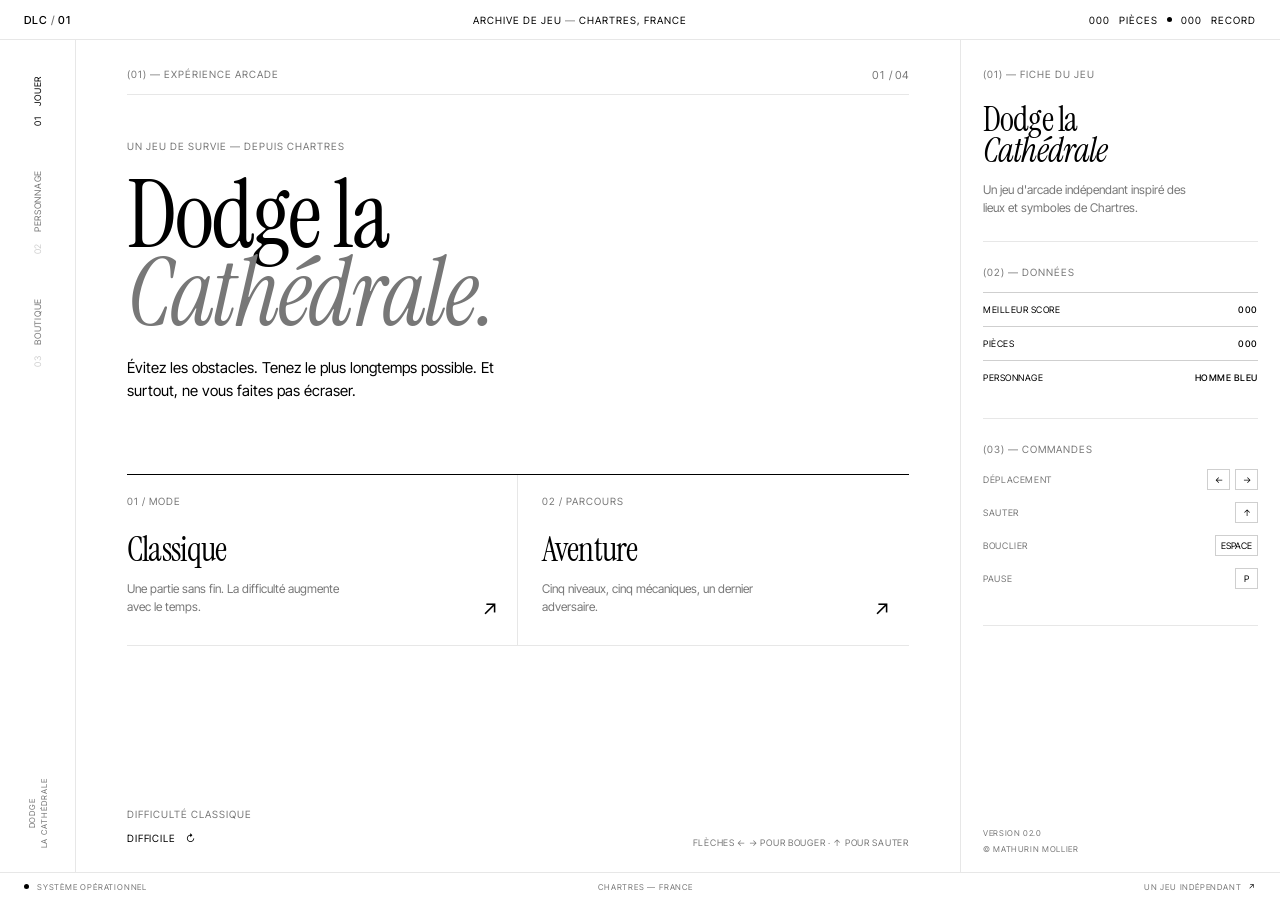
<file: index.html>
<!doctype html>
<html lang="fr">
<head>
  <meta charset="utf-8">
  <meta name="viewport" content="width=device-width, initial-scale=1">
  <meta name="theme-color" content="#ffffff">
  <title>Dodge la Cathédrale — Jeu d'arcade</title>
  <link rel="preconnect" href="https://fonts.googleapis.com">
  <link rel="preconnect" href="https://fonts.gstatic.com" crossorigin>
  <link href="https://fonts.googleapis.com/css2?family=Inter+Tight:wght@400;500&family=Instrument+Serif:ital@0;1&display=swap" rel="stylesheet">
  <link rel="stylesheet" href="assets/css/style.css">
</head>
<body>
  <div class="app-shell">
    <header class="topbar">
      <a class="wordmark" href="#" data-action="home">DLC<span> / </span>01</a>
      <div class="topbar-center">ARCHIVE DE JEU <span>—</span> CHARTRES, FRANCE</div>
      <div class="topbar-meta"><span id="header-coins">000</span> PIÈCES <i></i> <span id="header-best">000</span> RECORD</div>
    </header>

    <div class="workspace">
      <nav class="rail" aria-label="Navigation principale">
        <button class="rail-link active" data-action="home"><span>01</span> JOUER</button>
        <button class="rail-link" data-action="select"><span>02</span> PERSONNAGE</button>
        <button class="rail-link" data-action="shop"><span>03</span> BOUTIQUE</button>
        <div class="rail-bottom">DODGE<br>LA CATHÉDRALE</div>
      </nav>

      <main class="main-view">
        <div class="view-heading">
          <div class="eyebrow" id="view-kicker">(01) — EXPÉRIENCE ARCADE</div>
          <div class="view-index" id="view-index">01 / 04</div>
        </div>

        <section class="screen active" id="screen-home">
          <div class="intro">
            <p class="intro-label">UN JEU DE SURVIE — DEPUIS CHARTRES</p>
            <h1>Dodge la<br><em>Cathédrale.</em></h1>
            <p class="intro-copy">Évitez les obstacles. Tenez le plus longtemps possible. Et surtout, ne vous faites pas écraser.</p>
          </div>
          <div class="home-grid">
            <button class="mode-card" data-mode="classic">
              <span class="card-number">01 / MODE</span>
              <span class="card-title">Classique</span>
              <span class="card-desc">Une partie sans fin. La difficulté augmente avec le temps.</span>
              <span class="card-arrow">↗</span>
            </button>
            <button class="mode-card" data-mode="adventure">
              <span class="card-number">02 / PARCOURS</span>
              <span class="card-title">Aventure</span>
              <span class="card-desc">Cinq niveaux, cinq mécaniques, un dernier adversaire.</span>
              <span class="card-arrow">↗</span>
            </button>
          </div>
          <div class="home-footer">
            <div><span class="small-label">DIFFICULTÉ CLASSIQUE</span><button class="text-control" id="difficulty-button">NORMAL <span>↻</span></button></div>
            <div class="home-hint">FLÈCHES ← → POUR BOUGER <span>·</span> ↑ POUR SAUTER</div>
          </div>
        </section>

        <section class="screen" id="screen-select">
          <div class="section-intro">
            <h2>Choisir<br><em>son personnage.</em></h2>
            <p>Chaque personnage possède sa propre vitesse. Les personnages verrouillés sont disponibles dans la boutique.</p>
          </div>
          <div class="character-layout">
            <div class="character-list" id="character-list"></div>
            <div class="character-preview">
              <div class="preview-label">SÉLECTION ACTIVE</div>
              <div class="preview-image"><img id="character-preview" alt="Personnage sélectionné"></div>
              <div class="preview-name" id="character-name">Homme Bleu</div>
              <div class="preview-stat"><span>VITESSE</span><strong id="character-speed">280</strong></div>
              <div class="preview-stat"><span>ACCESSOIRE</span><strong id="character-accessory">AUCUN</strong></div>
              <div class="accessory-row" id="accessory-list"></div>
              <button class="button-primary" id="launch-button">LANCER LA PARTIE <span>↗</span></button>
            </div>
          </div>
          <div class="section-foot"><button class="text-control" data-action="home">← RETOUR</button><span>ENTRÉE POUR CONFIRMER</span></div>
        </section>

        <section class="screen" id="screen-shop">
          <div class="section-intro shop-intro">
            <h2>La<br><em>boutique.</em></h2>
            <p>Débloquez de nouveaux personnages et accessoires avec les pièces gagnées en aventure.</p>
            <div class="shop-wallet"><span>PORTE-MONNAIE</span><strong id="shop-coins">000</strong> PIÈCES</div>
          </div>
          <div class="shop-tabs">
            <button class="shop-tab active" data-shop-tab="char">PERSONNAGES <span>08</span></button>
            <button class="shop-tab" data-shop-tab="acc">ACCESSOIRES <span>03</span></button>
          </div>
          <div class="shop-list" id="shop-list"></div>
          <div class="section-foot"><button class="text-control" data-action="home">← RETOUR</button><span>CLIC POUR ACHETER OU ÉQUIPER</span></div>
        </section>

        <section class="screen game-screen" id="screen-game">
          <div class="game-heading">
            <div><span class="small-label" id="game-mode-label">MODE CLASSIQUE</span><h2 id="game-level-title">La Cathédrale</h2></div>
            <div class="game-score"><span>SCORE</span><strong id="game-score">000</strong></div>
          </div>
          <div class="game-stage">
            <canvas id="game-canvas" width="960" height="840" aria-label="Zone de jeu"></canvas>
            <div class="game-overlay" id="game-overlay" hidden>
              <span class="small-label" id="overlay-kicker">PAUSE</span>
              <h2 id="overlay-title">En pause.</h2>
              <p id="overlay-copy">La partie est suspendue.</p>
              <button class="button-primary" id="overlay-action">REPRENDRE <span>↗</span></button>
            </div>
          </div>
          <div class="game-bottom"><span id="game-status">EN COURS</span><span id="game-timer">00:00</span><button class="text-control" id="pause-button">PAUSE [P]</button></div>
        </section>

        <section class="screen" id="screen-result">
          <div class="result-content">
            <div class="eyebrow" id="result-kicker">(04) — FIN DE PARTIE</div>
            <h2 id="result-title">Écrasé.</h2>
            <p id="result-copy">La cathédrale a eu le dernier mot.</p>
            <div class="result-stats">
              <div><span>SCORE</span><strong id="result-score">000</strong></div>
              <div><span>RECORD</span><strong id="result-best">000</strong></div>
              <div><span>PIÈCES</span><strong id="result-coins">000</strong></div>
            </div>
            <div class="result-actions">
              <button class="button-primary" id="result-primary">REJOUER <span>↗</span></button>
              <button class="text-control" data-action="home">RETOUR AU MENU</button>
            </div>
          </div>
        </section>
      </main>

      <aside class="inspector">
        <div class="inspector-block">
          <div class="eyebrow">(01) — FICHE DU JEU</div>
          <div class="inspector-title">Dodge la<br><em>Cathédrale</em></div>
          <p>Un jeu d'arcade indépendant inspiré des lieux et symboles de Chartres.</p>
        </div>
        <div class="inspector-block inspector-data">
          <div class="eyebrow">(02) — DONNÉES</div>
          <div class="data-row"><span>MEILLEUR SCORE</span><strong id="inspector-best">000</strong></div>
          <div class="data-row"><span>PIÈCES</span><strong id="inspector-coins">000</strong></div>
          <div class="data-row"><span>PERSONNAGE</span><strong id="inspector-character">HOMME BLEU</strong></div>
        </div>
        <div class="inspector-block inspector-controls">
          <div class="eyebrow">(03) — COMMANDES</div>
          <div class="control-row"><span>DÉPLACEMENT</span><kbd>←</kbd><kbd>→</kbd></div>
          <div class="control-row"><span>SAUTER</span><kbd>↑</kbd></div>
          <div class="control-row"><span>BOUCLIER</span><kbd>ESPACE</kbd></div>
          <div class="control-row"><span>PAUSE</span><kbd>P</kbd></div>
        </div>
        <div class="inspector-bottom">
          <span>VERSION 02.0</span>
          <span>© MATHURIN MOLLIER</span>
        </div>
      </aside>
    </div>

    <footer class="statusbar">
      <span><i></i> SYSTÈME OPÉRATIONNEL</span>
      <span>CHARTRES — FRANCE</span>
      <span>UN JEU INDÉPENDANT <b>↗</b></span>
    </footer>
  </div>
  <script src="assets/js/sim.js?v=bot-ia-20261126"></script>
  <script src="assets/js/render.js?v=bot-ia-20261126"></script>
  <script src="assets/js/script.js?v=bot-ia-20261126"></script>
</body>
</html>
</file>
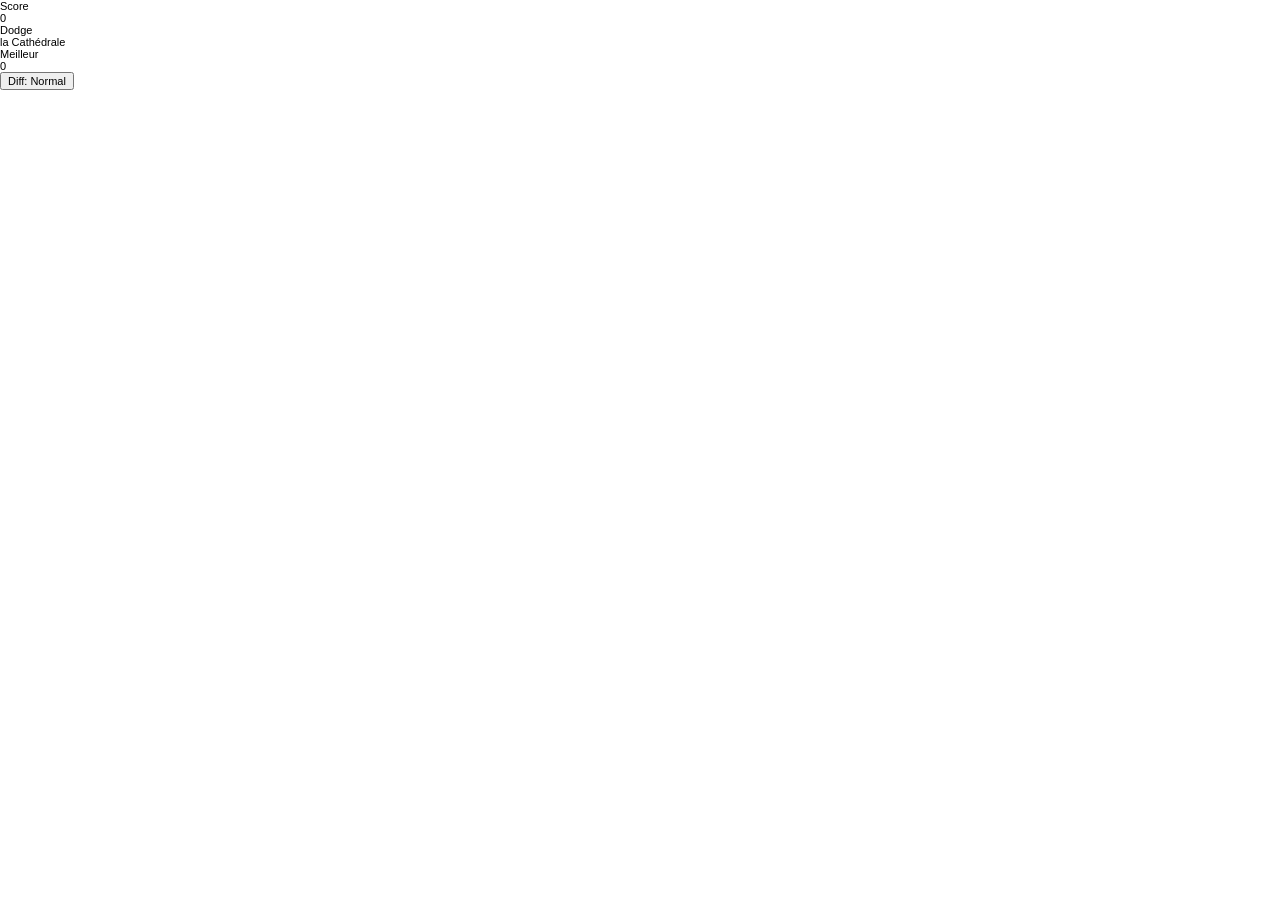
<file: dodge_cathedrale.html>
<!DOCTYPE html>
<html lang="fr">
<head>
  <meta charset="UTF-8">
  <meta name="viewport" content="width=device-width, initial-scale=1.0">
  <title>Dodge la Cathédrale</title>
  <link rel="preconnect" href="https://fonts.googleapis.com">
  <link rel="preconnect" href="https://fonts.gstatic.com" crossorigin>
  <link href="https://fonts.googleapis.com/css2?family=Outfit:wght@400;500;600;700;800&display=swap" rel="stylesheet">
  <link rel="stylesheet" href="assets/css/style.css">
</head>
<body>

<div id="gw">
  <div id="ub">
    <div class="ub-block">
      <div class="ub-label">Score</div>
      <div id="sv">0</div>
    </div>
    <div class="ub-title">Dodge<br>la Cathédrale</div>
    <div class="ub-block ub-right">
      <div class="ub-label">Meilleur</div>
      <div id="bv">0</div>
      <button id="difficultyBtn">Diff: Normal</button>
    </div>
  </div>
  <canvas id="canvas" width="480" height="420"></canvas>
</div>

<script src="assets/js/script.js"></script>

</body>
</html>
</file>
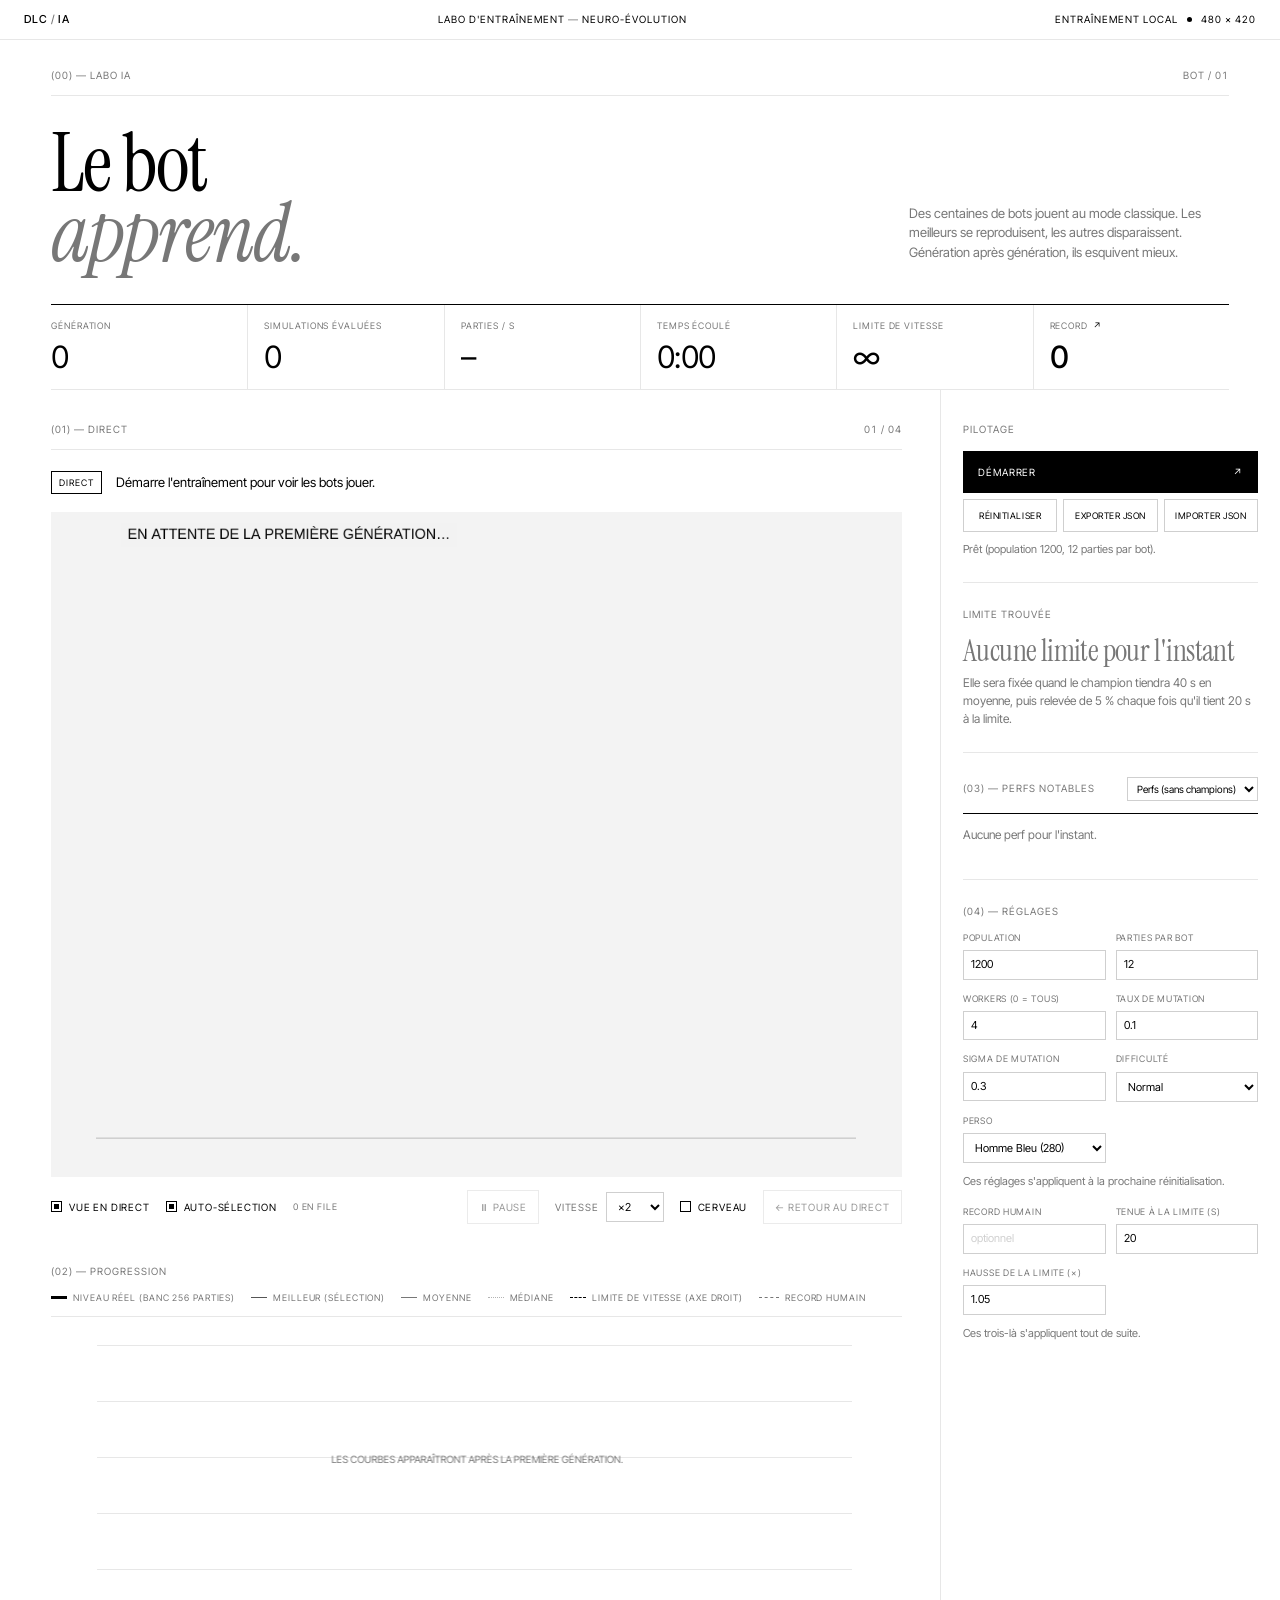
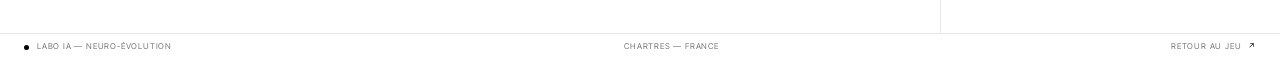
<file: ia.html>
<!DOCTYPE html>
<html lang="fr">
<head>
  <meta charset="UTF-8">
  <meta name="viewport" content="width=device-width, initial-scale=1.0">
  <meta name="theme-color" content="#ffffff">
  <title>Labo IA — Dodge la Cathédrale</title>
  <link rel="icon" href="data:,">
  <link rel="preconnect" href="https://fonts.googleapis.com">
  <link rel="preconnect" href="https://fonts.gstatic.com" crossorigin>
  <link href="https://fonts.googleapis.com/css2?family=Inter+Tight:wght@400;500&family=Instrument+Serif:ital@0;1&display=swap" rel="stylesheet">
  <link rel="stylesheet" href="assets/css/ia.css?v=20261126d">
</head>
<body>
<div class="app-shell">

<header class="topbar">
  <a class="wordmark" href="index.html" title="Retour au jeu">DLC<span> / </span>IA</a>
  <div class="topbar-center">LABO D'ENTRAÎNEMENT <span>—</span> NEURO-ÉVOLUTION</div>
  <div class="topbar-meta">ENTRAÎNEMENT LOCAL <i></i> 480 × 420</div>
</header>

<div id="errorBanner" class="banner banner-error" hidden>
  <span id="errorText"></span>
  <button type="button" class="btn-ghost" id="errorClose" aria-label="Fermer">✕</button>
</div>
<div id="infoBanner" class="banner banner-info" hidden></div>

<section class="hero">
  <div class="view-heading">
    <div class="eyebrow">(00) — LABO IA</div>
    <div class="view-index">BOT / 01</div>
  </div>
  <div class="hero-intro">
    <h1>Le bot<br><em>apprend.</em></h1>
    <p class="intro-copy">Des centaines de bots jouent au mode classique. Les meilleurs se reproduisent, les autres disparaissent. Génération après génération, ils esquivent mieux.</p>
  </div>
  <div class="stats">
    <div class="stat"><span class="stat-label">Génération</span><span class="stat-value" id="stGen">0</span></div>
    <div class="stat"><span class="stat-label">Simulations évaluées</span><span class="stat-value" id="stGames">0</span></div>
    <div class="stat"><span class="stat-label">Parties / s</span><span class="stat-value" id="stRate">–</span></div>
    <div class="stat"><span class="stat-label">Temps écoulé</span><span class="stat-value" id="stTime">0:00</span></div>
    <div class="stat"><span class="stat-label">Limite de vitesse</span><span class="stat-value" id="stSpd">∞</span></div>
    <div class="stat stat-record"><span class="stat-label">Record <b>↗</b></span><span class="stat-value" id="stRecord">0</span></div>
  </div>
</section>

<main class="layout">
  <section class="col-main">
    <div class="block stage">
      <div class="section-head">
        <div class="eyebrow">(01) — DIRECT</div>
        <div class="section-index">01 / 04</div>
      </div>
      <div class="stage-banner" id="stageBanner">
        <span class="stage-mode" id="stageMode">Direct</span>
        <span class="stage-label" id="stageLabel">Démarre l'entraînement pour voir les bots jouer.</span>
        <span class="stage-score" id="stageScore"></span>
      </div>
      <div class="stage-canvas">
        <canvas id="liveCanvas" width="960" height="840"></canvas>
        <canvas id="replayCanvas" width="960" height="840" hidden></canvas>
        <div class="stage-off" id="stageOff" hidden>
          <span class="small-label">VUE EN DIRECT</span>
          <div class="stage-off-title">Coupée<em>.</em></div>
          <small>L'entraînement tourne à pleine vitesse.</small>
        </div>
      </div>
      <div class="stage-controls">
        <div class="ctrl-group">
          <label class="switch"><input type="checkbox" id="liveToggle" checked><span>Vue en direct</span></label>
          <label class="switch"><input type="checkbox" id="autoToggle" checked><span>Auto-sélection</span></label>
          <span class="queue-badge" id="queueBadge" title="Perfs en attente">0 en file</span>
        </div>
        <div class="ctrl-group" id="replayControls">
          <button type="button" class="btn" id="rpPlay" disabled>⏸ Pause</button>
          <label class="field-inline">Vitesse
            <select id="rpSpeed">
              <option value="0.5">×0,5</option><option value="1">×1</option><option value="2" selected>×2</option>
              <option value="4">×4</option><option value="8">×8</option>
            </select>
          </label>
          <label class="switch"><input type="checkbox" id="brainToggle"><span>Cerveau</span></label>
          <button type="button" class="btn" id="rpBack" disabled>← Retour au direct</button>
        </div>
      </div>
    </div>

    <div class="block">
      <div class="section-head">
        <div class="eyebrow">(02) — PROGRESSION</div>
        <div class="legend">
          <span><i class="l-bench"></i>Niveau réel (banc 256 parties)</span>
          <span><i class="l-best"></i>Meilleur (sélection)</span>
          <span><i class="l-mean"></i>Moyenne</span>
          <span><i class="l-median"></i>Médiane</span>
          <span><i class="l-spd"></i>Limite de vitesse (axe droit)</span>
          <span><i class="l-human"></i>Record humain</span>
        </div>
      </div>
      <canvas id="chart" class="chart"></canvas>
    </div>
  </section>

  <aside class="col-side">
    <div class="side-block">
      <div class="eyebrow">PILOTAGE</div>
      <div class="btn-row">
        <button type="button" class="btn btn-primary" id="btnMain">Démarrer</button>
      </div>
      <div class="btn-row">
        <button type="button" class="btn" id="btnReset">Réinitialiser</button>
        <button type="button" class="btn" id="btnExport">Exporter JSON</button>
        <button type="button" class="btn" id="btnImport">Importer JSON</button>
        <input type="file" id="importFile" accept="application/json,.json" hidden>
      </div>
      <div class="status" id="status">Prêt.</div>
    </div>

    <div class="side-block limit">
      <div class="eyebrow">LIMITE TROUVÉE</div>
      <div class="limit-value" id="limitValue">Aucune limite pour l'instant</div>
      <p class="muted" id="limitHint">Elle sera fixée quand le champion tiendra 40 s en moyenne, puis relevée de 5 % chaque fois qu'il tient 20 s à la limite.</p>
      <div class="code-row" id="limitCodeRow" hidden>
        <code id="limitCode"></code>
        <button type="button" class="btn btn-small" id="limitCopy">Copier</button>
      </div>
      <p class="muted small" id="limitCodeHint" hidden>À recopier dans <code>assets/js/sim.js</code> quand tu juges l'entraînement terminé.</p>
    </div>

    <div class="side-block notables">
      <div class="section-head">
        <div class="eyebrow">(03) — PERFS NOTABLES</div>
        <select id="notableFilter">
          <option value="interesting" selected>Perfs (sans champions)</option>
          <option value="all">Tout</option>
          <option value="record">Records</option>
          <option value="bigJump">Gros bonds</option>
          <option value="milestone">Paliers</option>
          <option value="spdMaxUp">Limite de vitesse</option>
          <option value="sideDodges">Esquives latérales</option>
          <option value="humanBeaten">Record humain</option>
          <option value="benchRecord">Niveau réel</option>
          <option value="champion">Champions</option>
        </select>
      </div>
      <ul class="notable-list" id="notableList"></ul>
    </div>

    <div class="side-block settings">
      <div class="section-head">
        <div class="eyebrow">(04) — RÉGLAGES</div>
      </div>
      <div class="grid2">
        <label>Population<input type="number" id="setPop" min="10" max="5000" step="10" value="1200"></label>
        <label>Parties par bot<input type="number" id="setGames" min="6" max="30" step="1" value="12"></label>
        <label>Workers (0 = tous)<input type="number" id="setWorkers" min="0" max="32" step="1" value="4"></label>
        <label>Taux de mutation<input type="number" id="setMutRate" min="0" max="1" step="0.01" value="0.1"></label>
        <label>Sigma de mutation<input type="number" id="setMutSigma" min="0" max="5" step="0.05" value="0.3"></label>
        <label>Difficulté
          <select id="setDiff">
            <option value="easy">Facile</option><option value="normal" selected>Normal</option><option value="hard">Difficile</option>
          </select>
        </label>
        <label>Perso
          <select id="setChar"></select>
        </label>
      </div>
      <p class="muted small">Ces réglages s'appliquent à la prochaine réinitialisation.</p>
      <div class="grid2">
        <label>Record humain<input type="number" id="setHuman" min="0" step="1" placeholder="optionnel"></label>
        <label>Tenue à la limite (s)<input type="number" id="setHold" min="1" max="600" step="1" value="20"></label>
        <label>Hausse de la limite (×)<input type="number" id="setRaise" min="1" max="2" step="0.01" value="1.05"></label>
      </div>
      <p class="muted small">Ces trois-là s'appliquent tout de suite.</p>
    </div>
  </aside>
</main>

<footer class="statusbar">
  <span><i></i> LABO IA — NEURO-ÉVOLUTION</span>
  <span>CHARTRES — FRANCE</span>
  <a href="index.html">RETOUR AU JEU <b>↗</b></a>
</footer>

</div>
<script src="assets/js/sim.js?v=20261126d"></script>
<script src="assets/js/render.js?v=20261126d"></script>
<script src="assets/js/ia/sensors.js?v=20261126d"></script>
<script src="assets/js/ia/brain.js?v=20261126d"></script>
<script src="assets/js/ia/evaluate.js?v=20261126d"></script>
<script src="assets/js/ia/evolution.js?v=20261126d"></script>
<script src="assets/js/ia/notables.js?v=20261126d"></script>
<script src="assets/js/ia/trainer.js?v=20261126d"></script>
<script src="assets/js/ia/storage.js?v=20261126d"></script>
<script src="assets/js/ia/charts.js?v=20261126d"></script>
<script src="assets/js/ia/replay.js?v=20261126d"></script>
<script src="assets/js/ia/dashboard.js?v=20261126d"></script>
</body>
</html>
</file>
<file: assets/css/style.css>
:root{--fond:#fff;--vue:#f3f3f3;--encre:#000;--muet:#777;--pale:#cfcfcf;--filet:#e7e7e7;--voile:rgba(255,255,255,.96);--serif:"Instrument Serif",Georgia,serif;--sans:"Inter Tight",Arial,sans-serif}*{box-sizing:border-box}html,body{margin:0;min-height:100%;background:var(--fond);color:var(--encre);font:11px var(--sans)}button,a{font:inherit;color:inherit}button{cursor:pointer}button:focus-visible{outline:1px solid #000;outline-offset:3px}.app-shell{min-height:100vh;display:flex;flex-direction:column}.topbar{height:40px;border-bottom:1px solid var(--filet);display:flex;align-items:center;justify-content:space-between;padding:0 24px;flex:none}.wordmark{text-decoration:none;font-weight:500;letter-spacing:.08em}.wordmark span,.topbar-center span{color:var(--muet)}.topbar-center,.topbar-meta{font-size:10px;letter-spacing:.1em}.topbar-meta{display:flex;align-items:center;gap:9px}.topbar-meta i,.statusbar i{width:5px;height:5px;background:#000;border-radius:50%}.workspace{display:grid;grid-template-columns:76px minmax(0,1fr) 320px;flex:1;min-height:calc(100vh - 68px)}.rail{border-right:1px solid var(--filet);padding:24px 0;display:flex;flex-direction:column}.rail-link{border:0;background:none;text-align:left;padding:12px 10px;font-size:9px;letter-spacing:.08em;color:var(--muet);writing-mode:vertical-rl;transform:rotate(180deg);align-self:center;margin-bottom:20px}.rail-link span{color:var(--pale);margin-bottom:8px}.rail-link.active{color:#000}.rail-link.active span{color:#000}.rail-bottom{margin-top:auto;text-align:center;font-size:8px;line-height:1.5;letter-spacing:.12em;color:var(--muet);writing-mode:vertical-rl;transform:rotate(180deg);align-self:center}.main-view{padding:28px clamp(20px,4vw,64px) 24px;min-width:0;display:flex;flex-direction:column}.view-heading{display:flex;justify-content:space-between;border-bottom:1px solid var(--filet);padding-bottom:12px;margin-bottom:clamp(28px,5vh,56px)}.eyebrow,.small-label,.intro-label,.card-number,.preview-label{font-size:10px;letter-spacing:.1em;text-transform:uppercase}.eyebrow,.small-label{color:var(--muet)}.view-index{font-variant-numeric:tabular-nums;color:var(--muet)}.screen{display:none;min-height:0;flex:1;animation:appear .35s ease both}.screen.active{display:flex;flex-direction:column}@keyframes appear{from{opacity:0;transform:translateY(5px)}to{opacity:1;transform:translateY(0)}}.intro{max-width:760px}.intro-label{margin:0 0 24px;color:var(--muet)}h1,h2,.inspector-title,.preview-name,.card-title{font-family:var(--serif);font-weight:400;letter-spacing:-.025em}h1{font-size:clamp(56px,7.4vw,112px);line-height:.82;margin:0 0 26px}h1 em,h2 em,.inspector-title em{font-weight:400}h1 em,h2 em{color:var(--muet)}.intro-copy{font-size:15px;line-height:1.5;max-width:42ch;margin:0}.home-grid{display:grid;grid-template-columns:1fr 1fr;margin-top:clamp(40px,8vh,88px);border-top:1px solid #000;border-bottom:1px solid var(--filet)}.mode-card{position:relative;text-align:left;border:0;border-right:1px solid var(--filet);background:none;padding:20px 24px 24px 0;min-height:170px;display:flex;flex-direction:column;align-items:flex-start}.mode-card+.mode-card{padding-left:24px;border-right:0}.card-number{color:var(--muet)}.card-title{font-size:34px;margin:20px 0 8px}.card-desc{font-size:12px;line-height:1.5;color:var(--muet);max-width:32ch}.card-arrow{position:absolute;right:18px;bottom:22px;font-size:20px;transition:transform .18s}.mode-card:hover .card-arrow{transform:translate(3px,-3px)}.mode-card:hover .card-title{font-style:italic}.home-footer{display:flex;justify-content:space-between;align-items:end;margin-top:auto;padding-top:28px}.home-footer>div:first-child{display:flex;flex-direction:column;gap:8px}.text-control{border:0;background:none;padding:4px 0;font-size:10px;letter-spacing:.08em;text-align:left}.home-footer .text-control span{margin-left:8px}.home-hint{font-size:9px;letter-spacing:.08em;color:var(--muet)}.section-intro{display:flex;align-items:end;justify-content:space-between;gap:30px;margin-bottom:30px}.section-intro h2,.result-content h2{font-size:clamp(44px,5vw,70px);line-height:.9;margin:0}.section-intro p{font-size:13px;line-height:1.5;color:var(--muet);max-width:34ch;margin:0 0 4px}.character-layout{display:grid;grid-template-columns:minmax(0,1fr) minmax(210px,280px);gap:28px;min-height:0;flex:1}.character-list{display:grid;grid-template-columns:repeat(4,minmax(0,1fr));align-content:start}.character-option{border:0;border-top:1px solid var(--filet);background:none;min-width:0;padding:12px 8px 14px;display:flex;flex-direction:column;align-items:center;gap:8px}.character-option.selected{border-top:1px solid #000;background:var(--vue)}.character-option img{width:64px;height:68px;object-fit:contain;image-rendering:pixelated}.character-option span{font-size:10px}.character-option small{font-size:9px;color:var(--muet)}.character-option.locked{opacity:.4}.character-preview{background:var(--vue);padding:18px;display:flex;flex-direction:column;min-height:300px}.preview-label{color:var(--muet)}.preview-image{height:130px;display:grid;place-items:center;margin:10px 0}.preview-image img{max-width:120px;max-height:125px;object-fit:contain;image-rendering:pixelated}.preview-name{font-size:29px}.preview-stat,.data-row{display:flex;justify-content:space-between;border-top:1px solid var(--pale);padding:10px 0;font-size:9px;letter-spacing:.06em}.preview-stat strong,.data-row strong{font-weight:500;font-variant-numeric:tabular-nums}.accessory-row{display:flex;gap:5px;margin:6px 0 14px}.accessory-button{border:1px solid var(--pale);background:none;padding:7px 8px;font-size:9px}.accessory-button.selected{background:#000;color:#fff;border-color:#000}.button-primary{width:100%;border:1px solid #000;background:#000;color:#fff;padding:13px 14px;text-align:left;font-size:10px;letter-spacing:.09em;display:flex;justify-content:space-between;align-items:center;margin-top:auto}.button-primary:hover{background:#333}.section-foot{display:flex;justify-content:space-between;align-items:center;border-top:1px solid var(--filet);margin-top:24px;padding-top:12px;color:var(--muet);font-size:9px;letter-spacing:.08em}.shop-intro{margin-bottom:25px}.shop-wallet{font-size:10px;white-space:nowrap}.shop-wallet span{display:block;color:var(--muet);font-size:9px;margin-bottom:8px}.shop-wallet strong{font:28px var(--serif);margin-right:4px}.shop-tabs{display:flex;border-bottom:1px solid #000;gap:22px}.shop-tab{border:0;background:none;padding:12px 0;font-size:10px;letter-spacing:.08em;color:var(--muet)}.shop-tab.active{color:#000;border-bottom:1px solid #000;margin-bottom:-1px}.shop-tab span{color:var(--muet);margin-left:8px}.shop-list{display:grid;grid-template-columns:1fr 1fr;gap:0 24px;overflow:auto;max-height:48vh}.shop-item{display:grid;grid-template-columns:54px 1fr auto;gap:12px;align-items:center;border-bottom:1px solid var(--filet);padding:12px 0;min-width:0}.shop-item img{width:50px;height:50px;object-fit:contain;image-rendering:pixelated;background:var(--vue)}.shop-item strong{font:21px var(--serif);display:block}.shop-item small{color:var(--muet);font-size:9px}.shop-buy{border:1px solid var(--pale);background:none;padding:7px 9px;font-size:9px;white-space:nowrap}.shop-buy:disabled{opacity:.45;cursor:default}.game-screen{min-height:0}.game-heading{display:flex;justify-content:space-between;align-items:end;margin-bottom:14px}.game-heading h2{font-size:32px;margin:5px 0 0}.game-score{text-align:right}.game-score span{display:block;color:var(--muet);font-size:9px;letter-spacing:.1em}.game-score strong{font:32px var(--serif);font-variant-numeric:tabular-nums}.game-stage{position:relative;background:var(--vue);flex:1;min-height:280px;display:grid;place-items:center;overflow:hidden}.game-stage canvas{display:block;width:100%;height:100%;object-fit:contain;max-height:calc(100vh - 245px)}.game-overlay{position:absolute;inset:0;background:var(--voile);display:flex;flex-direction:column;align-items:center;justify-content:center;text-align:center;padding:30px}.game-overlay[hidden]{display:none}.game-overlay h2{font-size:52px;margin:15px 0 8px}.game-overlay p{font-size:13px;color:var(--muet);margin:0 0 22px}.game-overlay .button-primary{max-width:240px}.game-bottom{display:flex;align-items:center;justify-content:space-between;padding-top:13px;font-size:9px;letter-spacing:.08em;color:var(--muet)}.game-bottom button{color:#000}.result-content{margin:auto 0;max-width:600px}.result-content h2{font-size:clamp(64px,8vw,110px);margin:22px 0 14px}.result-content>p{font-size:15px;color:var(--muet);margin:0 0 38px}.result-stats{display:grid;grid-template-columns:repeat(3,1fr);border-top:1px solid #000;border-bottom:1px solid var(--filet);margin-bottom:28px}.result-stats div{padding:15px 0;display:flex;flex-direction:column;gap:8px}.result-stats span{font-size:9px;letter-spacing:.1em;color:var(--muet)}.result-stats strong{font:34px var(--serif)}.result-actions{display:flex;gap:24px;align-items:center}.result-actions .button-primary{max-width:220px;margin:0}.inspector{border-left:1px solid var(--filet);padding:28px 22px 18px;display:flex;flex-direction:column}.inspector-block{padding-bottom:24px;margin-bottom:24px;border-bottom:1px solid var(--filet)}.inspector-title{font-size:34px;line-height:.92;margin:24px 0 14px}.inspector-block p{font-size:12px;line-height:1.5;color:var(--muet);max-width:30ch;margin:0}.inspector-data .eyebrow,.inspector-controls .eyebrow{margin-bottom:14px}.data-row{padding:11px 0}.control-row{display:flex;align-items:center;gap:5px;margin:12px 0}.control-row span{font-size:9px;letter-spacing:.07em;color:var(--muet);margin-right:auto}.control-row kbd{border:1px solid var(--pale);min-width:23px;text-align:center;padding:4px 5px;font:9px var(--sans)}.inspector-bottom{margin-top:auto;display:flex;flex-direction:column;gap:6px;font-size:8px;letter-spacing:.08em;color:var(--muet)}.statusbar{height:28px;border-top:1px solid var(--filet);display:flex;align-items:center;justify-content:space-between;padding:0 24px;font-size:8px;letter-spacing:.1em;color:var(--muet);flex:none}.statusbar span:first-child{display:flex;align-items:center;gap:8px}.statusbar i{display:inline-block}.statusbar b{font-weight:400;margin-left:4px;color:#000}@media(max-width:1100px){.workspace{grid-template-columns:58px minmax(0,1fr) 260px}.main-view{padding:24px 26px}.inspector{padding:24px 16px}.character-layout{grid-template-columns:1fr 220px}.character-list{grid-template-columns:repeat(3,minmax(0,1fr))}}@media(max-width:820px){.workspace{grid-template-columns:1fr}.rail{display:none}.main-view{min-height:calc(100vh - 68px);padding:22px 20px}.inspector{border-left:0;border-top:1px solid var(--filet);display:grid;grid-template-columns:repeat(2,1fr);gap:18px;padding:22px 20px}.inspector-block{margin:0}.inspector-bottom{grid-column:1/-1;flex-direction:row;justify-content:space-between}.topbar-center{display:none}.character-layout{grid-template-columns:1fr 230px}.home-grid{margin-top:48px}}@media(max-width:560px){.topbar{padding:0 14px}.topbar-meta{font-size:8px}.main-view{padding:18px 15px}.view-heading{margin-bottom:30px}.home-grid{grid-template-columns:1fr}.mode-card,.mode-card+.mode-card{border-right:0;border-bottom:1px solid var(--filet);padding:16px 0;min-height:140px}.home-footer{align-items:flex-start;gap:20px;flex-direction:column}.home-hint{line-height:1.6}.section-intro{display:block}.section-intro p{margin-top:18px}.character-layout{grid-template-columns:1fr}.character-list{grid-template-columns:repeat(3,minmax(0,1fr))}.character-preview{min-height:0}.preview-image{height:90px}.shop-list{grid-template-columns:1fr;max-height:none}.shop-intro{display:block}.shop-wallet{margin-top:20px}.inspector{grid-template-columns:1fr 1fr;padding:18px 15px}.inspector-title{font-size:27px}.inspector-block p{font-size:11px}.statusbar{padding:0 14px;font-size:7px}.statusbar span:nth-child(2){display:none}.result-actions{align-items:flex-start;flex-direction:column}.result-actions .button-primary{max-width:none}.game-stage{min-height:320px}.game-stage canvas{max-height:60vh}}
</file>
<file: assets/css/ia.css>
/* Labo IA — tableau de bord d'entraînement, dans la DA de la refonte Mote
   (fond blanc, encre noire, Inter Tight + Instrument Serif, libellés éditoriaux) */
:root {
  --fond: #fff; --vue: #f3f3f3; --encre: #000; --muet: #777; --pale: #cfcfcf; --filet: #e7e7e7;
  --voile: rgba(255, 255, 255, .96);
  --serif: "Instrument Serif", Georgia, serif; --sans: "Inter Tight", Arial, sans-serif;
}
*, *::before, *::after { box-sizing: border-box; }
html, body { margin: 0; min-height: 100%; background: var(--fond); color: var(--encre); font: 11px/1.45 var(--sans); }
button, a, select, input { font: inherit; color: inherit; }
button { cursor: pointer; }
button:focus-visible, a:focus-visible { outline: 1px solid #000; outline-offset: 3px; }
code { font-family: ui-monospace, "Cascadia Code", Consolas, monospace; font-size: 11px; }
.muted { color: var(--muet); margin: 8px 0 0; font-size: 12px; line-height: 1.5; }
.small { font-size: 11px; }
[hidden] { display: none !important; }
.eyebrow, .small-label { font-size: 10px; letter-spacing: .1em; text-transform: uppercase; color: var(--muet); }
.app-shell { min-height: 100vh; display: flex; flex-direction: column; }

/* ===== Barre du haut / bas ===== */
.topbar {
  height: 40px; border-bottom: 1px solid var(--filet); display: flex; align-items: center; justify-content: space-between;
  padding: 0 24px; flex: none;
}
.wordmark { text-decoration: none; font-weight: 500; letter-spacing: .08em; }
.wordmark span, .topbar-center span { color: var(--muet); }
.topbar-center, .topbar-meta { font-size: 10px; letter-spacing: .1em; }
.topbar-meta { display: flex; align-items: center; gap: 9px; }
.topbar-meta i, .statusbar i { display: inline-block; width: 5px; height: 5px; background: #000; border-radius: 50%; }
.statusbar {
  height: 28px; border-top: 1px solid var(--filet); display: flex; align-items: center; justify-content: space-between;
  padding: 0 24px; font-size: 8px; letter-spacing: .1em; color: var(--muet); flex: none; margin-top: auto;
}
.statusbar span:first-child { display: flex; align-items: center; gap: 8px; }
.statusbar a { text-decoration: none; }
.statusbar b { font-weight: 400; margin-left: 4px; color: #000; }

/* ===== Bandeaux ===== */
.banner { margin: 16px 24px 0; padding: 10px 14px; display: flex; align-items: center; gap: 12px; font-size: 12px; }
.banner-error { background: var(--fond); border: 1px solid #000; color: #000; }
.banner-error::before { content: "ERREUR"; font-size: 9px; letter-spacing: .1em; background: #000; color: #fff; padding: 3px 6px; }
.banner-info { border: 1px solid var(--pale); color: var(--muet); }
.banner span { flex: 1; }
.btn-ghost { background: none; border: 0; padding: 2px 4px; font-size: 12px; }

/* ===== En-tête : titre + chiffres clés ===== */
.hero { padding: 28px clamp(20px, 4vw, 64px) 0; }
.view-heading { display: flex; justify-content: space-between; border-bottom: 1px solid var(--filet); padding-bottom: 12px; margin-bottom: 32px; }
.view-index, .section-index { font-size: 10px; letter-spacing: .1em; font-variant-numeric: tabular-nums; color: var(--muet); }
.hero-intro { display: flex; align-items: end; justify-content: space-between; gap: 30px; flex-wrap: wrap; }
h1 { font-family: var(--serif); font-weight: 400; letter-spacing: -.025em; font-size: clamp(52px, 6.4vw, 96px); line-height: .86; margin: 0; }
h1 em { font-weight: 400; color: var(--muet); }
.intro-copy { font-size: 13px; line-height: 1.5; color: var(--muet); max-width: 40ch; margin: 0 0 6px; }
.stats {
  display: grid; grid-template-columns: repeat(6, minmax(0, 1fr)); margin-top: 36px;
  border-top: 1px solid #000; border-bottom: 1px solid var(--filet);
}
.stat { display: flex; flex-direction: column; gap: 10px; padding: 14px 16px 16px 0; min-width: 0; }
.stat + .stat { padding-left: 16px; border-left: 1px solid var(--filet); }
.stat-label { font-size: 9px; letter-spacing: .1em; text-transform: uppercase; color: var(--muet); white-space: nowrap; }
.stat-label b { font-weight: 400; color: #000; margin-left: 2px; }
.stat-value {
  font-size: clamp(22px, 2.4vw, 34px); font-weight: 400; letter-spacing: -.02em; line-height: 1;
  font-variant-numeric: tabular-nums; white-space: nowrap; overflow: hidden; text-overflow: ellipsis;
}
.stat-record .stat-value { font-weight: 500; }

/* ===== Mise en page ===== */
.layout {
  display: grid; grid-template-columns: minmax(0, 1fr) 340px; gap: 0;
  padding: 0 0 0 clamp(20px, 4vw, 64px); width: 100%; flex: 1;
}
.col-main { display: flex; flex-direction: column; gap: 40px; min-width: 0; padding: 32px clamp(20px, 3vw, 40px) 40px 0; }
.col-side { border-left: 1px solid var(--filet); padding: 32px 22px 28px; min-width: 0; display: flex; flex-direction: column; }
.side-block { padding-bottom: 24px; margin-bottom: 24px; border-bottom: 1px solid var(--filet); }
.side-block:last-child { border-bottom: 0; margin-bottom: 0; }
.side-block > .eyebrow { margin-bottom: 14px; }
.section-head {
  display: flex; align-items: center; justify-content: space-between; gap: 12px; flex-wrap: wrap;
  border-bottom: 1px solid var(--filet); padding-bottom: 12px; margin-bottom: 16px;
}
.side-block .section-head { border-bottom: 0; padding-bottom: 0; margin-bottom: 12px; }
@media (max-width: 1100px) {
  .layout { grid-template-columns: 1fr; padding-right: clamp(20px, 4vw, 64px); }
  .col-main { padding-right: 0; }
  .col-side { border-left: 0; border-top: 1px solid #000; padding: 28px 0; }
  .stats { grid-template-columns: repeat(3, minmax(0, 1fr)); }
  .stat:nth-child(4) { border-left: 0; padding-left: 0; }
  .stat:nth-child(n+4) { border-top: 1px solid var(--filet); }
  .topbar-center { display: none; }
}

/* ===== Scène (vue en direct / replay) ===== */
.stage-banner { display: flex; align-items: center; gap: 14px; min-height: 34px; margin-bottom: 12px; }
.stage-mode {
  font-size: 9px; letter-spacing: .1em; text-transform: uppercase; white-space: nowrap;
  padding: 4px 7px; border: 1px solid #000;
}
.is-replay .stage-mode { background: #000; color: #fff; }
.stage-label { flex: 1; font-size: 13px; line-height: 1.35; }
.stage-score { font-size: 10px; letter-spacing: .08em; text-transform: uppercase; color: var(--muet); font-variant-numeric: tabular-nums; white-space: nowrap; }
.stage-score .ok, .stage-score .ko { display: inline-block; color: #000; font-weight: 500; font-size: 12px; }
.stage-score .ko { background: #000; color: #fff; padding: 0 4px; }
.stage-canvas { position: relative; background: var(--vue); display: flex; justify-content: center; }
.stage-canvas canvas {
  display: block; width: 100%; max-width: 760px; aspect-ratio: 480 / 420; height: auto;
}
.stage-off {
  position: absolute; inset: 0; display: flex; flex-direction: column; align-items: center; justify-content: center; gap: 10px;
  background: var(--voile); text-align: center;
}
.stage-off-title { font-family: var(--serif); font-size: 52px; line-height: 1; letter-spacing: -.025em; }
.stage-off-title em { color: var(--muet); }
.stage-off small { color: var(--muet); font-size: 13px; }
.stage-controls { display: flex; justify-content: space-between; gap: 12px; flex-wrap: wrap; padding-top: 13px; }
.ctrl-group { display: flex; align-items: center; gap: 16px; flex-wrap: wrap; }
.queue-badge { font-size: 9px; letter-spacing: .1em; text-transform: uppercase; color: var(--muet); font-variant-numeric: tabular-nums; }

/* ===== Contrôles ===== */
.btn {
  border: 1px solid var(--pale); background: none; padding: 9px 11px; border-radius: 0;
  font-size: 10px; letter-spacing: .08em; text-transform: uppercase; white-space: nowrap;
}
.btn:hover:not(:disabled) { border-color: #000; }
.btn:disabled { opacity: .4; cursor: default; }
.btn-primary {
  width: 100%; border-color: #000; background: #000; color: #fff; padding: 13px 14px;
  display: flex; justify-content: space-between; align-items: center; text-align: left; letter-spacing: .09em;
}
.btn-primary::after { content: "↗"; }
.btn-primary:hover:not(:disabled) { background: #333; border-color: #333; }
.btn-small { padding: 5px 8px; font-size: 9px; }
.btn-row { display: grid; grid-auto-flow: column; grid-auto-columns: minmax(0, 1fr); gap: 6px; margin-bottom: 6px; }
.btn-row .btn:not(.btn-primary) { padding: 9px 4px; font-size: 9px; letter-spacing: .06em; text-align: center; }
.status { color: var(--muet); font-size: 11px; min-height: 1.45em; margin-top: 10px; }

.switch { display: inline-flex; align-items: center; gap: 7px; cursor: pointer; user-select: none; font-size: 10px; letter-spacing: .08em; text-transform: uppercase; }
.switch input {
  appearance: none; -webkit-appearance: none; width: 11px; height: 11px; margin: 0; border: 1px solid #000;
  background: var(--fond); cursor: pointer; display: grid; place-items: center;
}
.switch input:checked { background: #000; box-shadow: inset 0 0 0 2px #fff; }
.switch input:focus-visible { outline: 1px solid #000; outline-offset: 2px; }
.field-inline { display: inline-flex; align-items: center; gap: 7px; font-size: 10px; letter-spacing: .08em; text-transform: uppercase; color: var(--muet); }
select, input[type="number"] {
  color: #000; background: var(--fond); border: 1px solid var(--pale); border-radius: 0; padding: 6px 7px; font-size: 11px;
}
select:focus, input:focus { outline: 1px solid #000; outline-offset: 0; border-color: #000; }
input::placeholder { color: var(--pale); }

/* ===== Courbes ===== */
.chart { display: block; width: 100%; height: 260px; }
.legend { display: flex; gap: 16px; flex-wrap: wrap; font-size: 9px; letter-spacing: .1em; text-transform: uppercase; color: var(--muet); }
.legend span { display: inline-flex; align-items: center; gap: 6px; }
.legend i { display: inline-block; width: 16px; height: 0; border-top: 1px solid #000; }
.legend i.l-bench { border-top-width: 3px; }
.legend i.l-best { border-top: 1.2px solid #555; }
.legend i.l-mean { border-top: 1.5px solid #777; }
.legend i.l-median { border-top: 1.5px dotted #b3b3b3; }
.legend i.l-spd { border-top: 1px dashed #000; }
.legend i.l-human { border-top: 1px dashed #777; width: 20px; }

/* ===== Limite trouvée ===== */
.limit-value { font-family: var(--serif); font-size: 30px; line-height: 1; letter-spacing: -.02em; color: var(--muet); }
.limit-value.found { color: #000; font-family: var(--sans); font-size: 30px; font-variant-numeric: tabular-nums; }
.code-row { display: flex; align-items: stretch; gap: 6px; margin-top: 14px; }
.code-row code { flex: 1; padding: 7px 9px; background: var(--vue); border: 1px solid var(--filet); }

/* ===== Perfs notables ===== */
.notables select { font-size: 10px; padding: 4px 5px; }
.notable-list { list-style: none; margin: 0; padding: 0; max-height: 380px; overflow-y: auto; border-top: 1px solid #000; }
.notable-list li {
  display: grid; grid-template-columns: 1fr auto; gap: 4px 10px; align-items: center;
  padding: 10px 0; border-bottom: 1px solid var(--filet);
}
.notable-list li.playing { background: var(--vue); box-shadow: -8px 0 0 var(--vue), 8px 0 0 var(--vue); }
.notable-list .n-label { font-size: 12px; line-height: 1.35; }
.notable-list .n-meta { font-size: 9px; letter-spacing: .06em; text-transform: uppercase; color: var(--muet); grid-column: 1; font-variant-numeric: tabular-nums; }
.notable-list .n-actions { grid-row: 1 / span 2; grid-column: 2; display: flex; gap: 4px; }
.notable-list .empty { color: var(--muet); display: block; border: none; padding: 12px 0; font-size: 12px; }
.n-type {
  display: table; font-size: 8px; letter-spacing: .1em; text-transform: uppercase;
  padding: 2px 5px; margin: 0 0 5px; border: 1px solid var(--pale); color: var(--muet);
}
/* Types différenciés par le libellé et un symbole, pas par la couleur */
.n-type::before { margin-right: 4px; }
.t-record .n-type::before { content: "★"; }
.t-humanBeaten .n-type::before { content: "✦"; }
.t-bigJump .n-type::before { content: "↗"; }
.t-milestone .n-type::before { content: "—"; }
.t-spdMaxUp .n-type::before { content: "↑"; }
.t-sideDodges .n-type::before { content: "↔"; }
.t-champion .n-type::before { content: "●"; }
.t-benchRecord .n-type::before { content: "★"; }
.t-benchRecord .n-type, .t-record .n-type, .t-humanBeaten .n-type { background: #000; border-color: #000; color: #fff; }
.t-spdMaxUp .n-type { border-color: #000; color: #000; }
.icon-btn {
  font-size: 11px; line-height: 1; background: none; border: 1px solid var(--pale);
  width: 26px; height: 26px; padding: 0; display: grid; place-items: center;
}
.icon-btn:hover { border-color: #000; background: #000; color: #fff; }

/* ===== Réglages ===== */
.grid2 { display: grid; grid-template-columns: 1fr 1fr; gap: 12px 10px; }
.grid2 label { display: flex; flex-direction: column; gap: 6px; font-size: 9px; letter-spacing: .08em; text-transform: uppercase; color: var(--muet); }
.grid2 input, .grid2 select { width: 100%; }
.settings .muted { margin: 10px 0 16px; font-size: 11px; }
.settings .muted:last-child { margin-bottom: 0; }

@media (max-width: 560px) {
  .topbar, .statusbar { padding: 0 14px; }
  .topbar-meta { font-size: 8px; }
  .stats { grid-template-columns: repeat(2, minmax(0, 1fr)); }
  .stat:nth-child(odd) { border-left: 0; padding-left: 0; }
  .stat:nth-child(4) { padding-left: 16px; border-left: 1px solid var(--filet); }
  .stat:nth-child(n+3) { border-top: 1px solid var(--filet); }
  .stage-banner { flex-wrap: wrap; }
  .statusbar span:nth-child(2) { display: none; }
}
</file>
